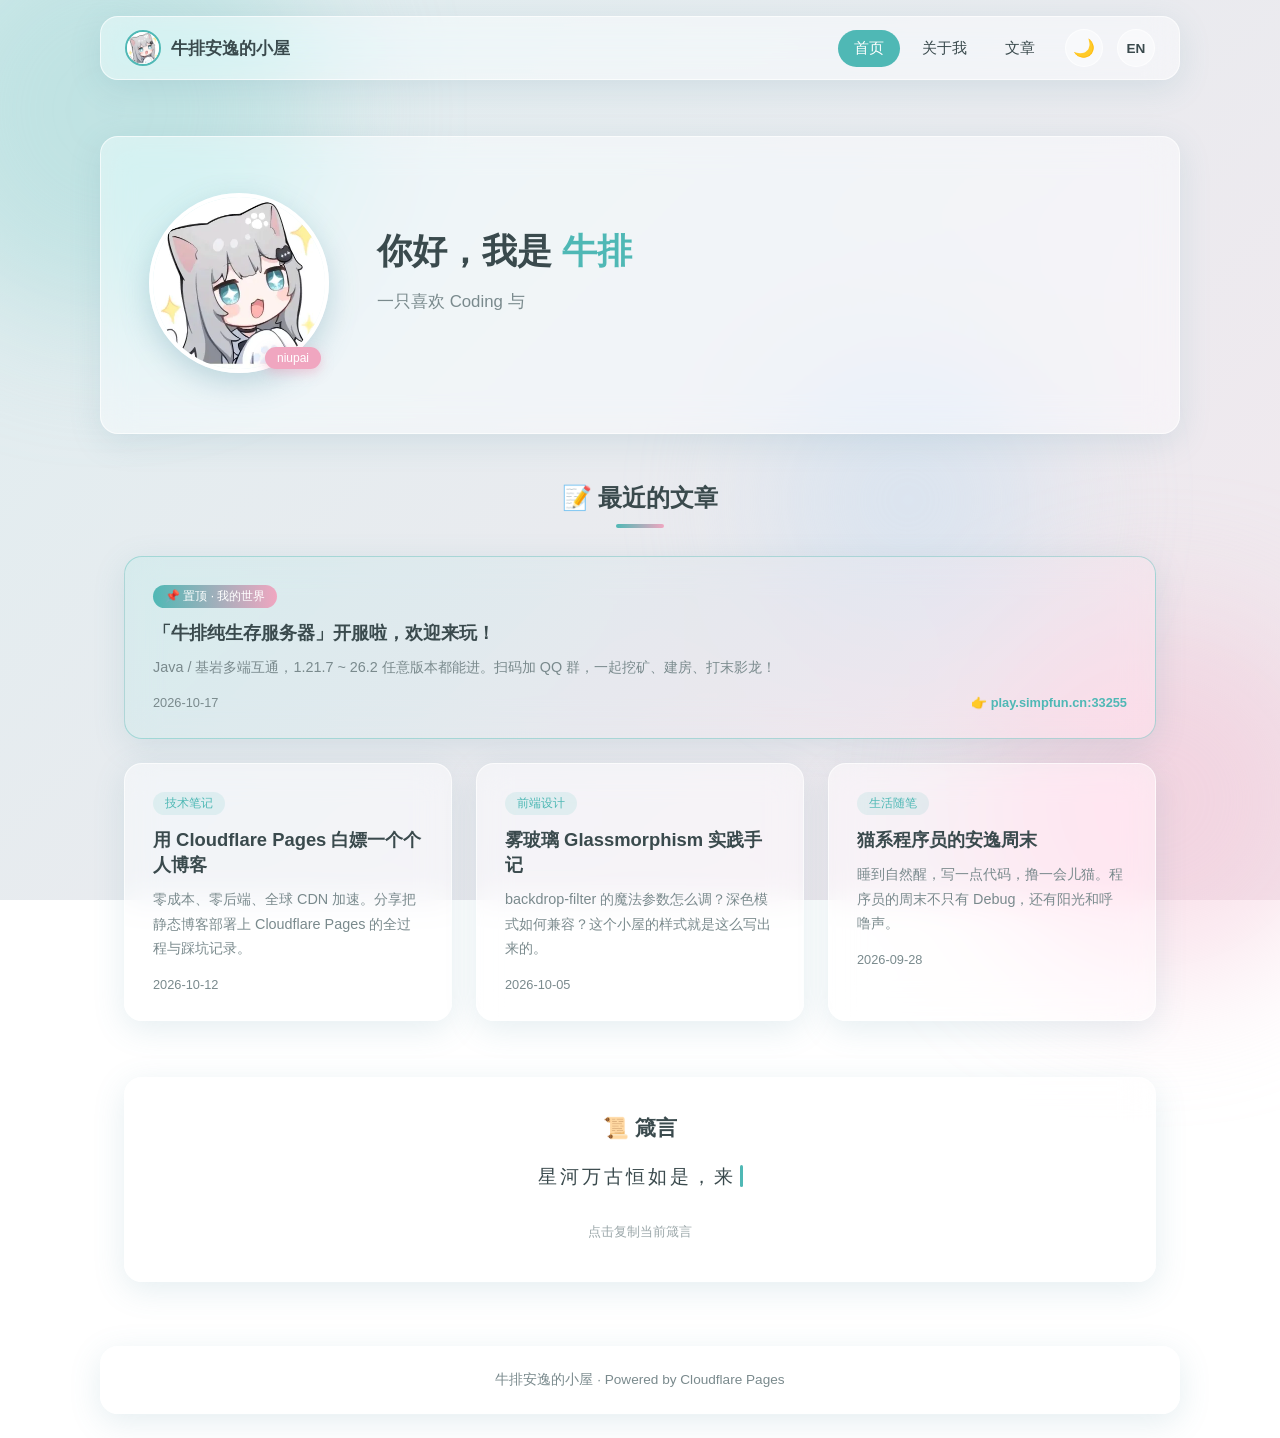
<file: index.html>
<!DOCTYPE html>
<html lang="zh-CN">
<head>
  <meta charset="UTF-8">
  <meta name="viewport" content="width=device-width, initial-scale=1.0">
  <title>牛排安逸的小屋 · 首页</title>
  <meta name="description" content="牛排（niupai）的个人博客 —— 记录技术、生活与小确幸">
  <link rel="icon" href="images/avatar.webp">
  <link rel="stylesheet" href="vendor/animate.min.css">
  <link rel="stylesheet" href="vendor/hover-min.css">
  <link rel="stylesheet" href="css/style.css">
</head>
<body>
  <div class="blob blob-1"></div>
  <div class="blob blob-2"></div>
  <div class="blob blob-3"></div>

  <!-- 导航栏 -->
  <nav class="navbar glass animate__animated animate__fadeInDown">
    <a class="nav-logo hvr-underline-from-center" href="index.html">
      <img src="images/avatar.webp" alt="牛排头像">
      <span data-i18n>牛排安逸的小屋</span>
    </a>
    <div class="nav-links">
      <a href="index.html" class="active hvr-pulse-grow" data-i18n>首页</a>
      <a href="about.html" class="hvr-pulse-grow" data-i18n>关于我</a>
      <a href="#posts" class="hvr-pulse-grow" data-i18n>文章</a>
      <button class="theme-btn" title="切换主题">🌙</button>
      <button class="lang-btn" title="Switch Language">EN</button>
    </div>
  </nav>

  <!-- Hero -->
  <header class="hero glass animate__animated animate__fadeInUp">
    <div class="hero-avatar">
      <img src="images/avatar.webp" alt="牛排的头像">
      <span class="badge">niupai</span>
    </div>
    <div>
      <h1 data-i18n>你好，我是 <span>牛排</span></h1>
      <p id="typer" style="min-height:1.6em;font-size:1.05rem;"></p>
    </div>
  </header>

  <!-- 文章列表 -->
  <main class="container">
    <h2 class="section-title" id="posts" data-i18n>📝 最近的文章</h2>
    <div class="grid">
      <a class="card glass card-pinned reveal hvr-wobble-horizontal" href="post-mc.html">
        <span class="tag tag-pin" data-i18n>📌 置顶 · 我的世界</span>
        <h3 data-i18n>「牛排纯生存服务器」开服啦，欢迎来玩！</h3>
        <p data-i18n>Java / 基岩多端互通，1.21.7 ~ 26.2 任意版本都能进。扫码加 QQ 群，一起挖矿、建房、打末影龙！</p>
        <div class="meta"><span>2026-10-17</span><span>👉 play.simpfun.cn:33255</span></div>
      </a>
      <a class="card glass reveal hvr-wobble-horizontal" href="post-cloudflare.html">
        <span class="tag" data-i18n>技术笔记</span>
        <h3 data-i18n>用 Cloudflare Pages 白嫖一个个人博客</h3>
        <p data-i18n>零成本、零后端、全球 CDN 加速。分享把静态博客部署上 Cloudflare Pages 的全过程与踩坑记录。</p>
        <div class="meta"><span>2026-10-12</span></div>
      </a>
      <a class="card glass reveal hvr-wobble-horizontal" href="post-glass.html">
        <span class="tag" data-i18n>前端设计</span>
        <h3 data-i18n>雾玻璃 Glassmorphism 实践手记</h3>
        <p data-i18n>backdrop-filter 的魔法参数怎么调？深色模式如何兼容？这个小屋的样式就是这么写出来的。</p>
        <div class="meta"><span>2026-10-05</span></div>
      </a>
      <a class="card glass reveal hvr-wobble-horizontal" href="post-cat.html">
        <span class="tag" data-i18n>生活随笔</span>
        <h3 data-i18n>猫系程序员的安逸周末</h3>
        <p data-i18n>睡到自然醒，写一点代码，撸一会儿猫。程序员的周末不只有 Debug，还有阳光和呼噜声。</p>
        <div class="meta"><span>2026-09-28</span></div>
      </a>
    </div>

    <!-- 箴言（横排打字机） -->
    <section class="quote-box glass reveal">
      <h2 class="quote-title" data-i18n>📜 箴言</h2>
      <div class="quote-line" id="quote"></div>
      <p class="quote-copy-hint" id="quote-copy" data-i18n>点击复制当前箴言</p>
    </section>
  </main>

  <footer class="glass animate__animated animate__fadeIn">
    <p data-i18n>牛排安逸的小屋 · Powered by Cloudflare Pages</p>
  </footer>

  <script src="js/main.js"></script>
</body>
</html>
</file>
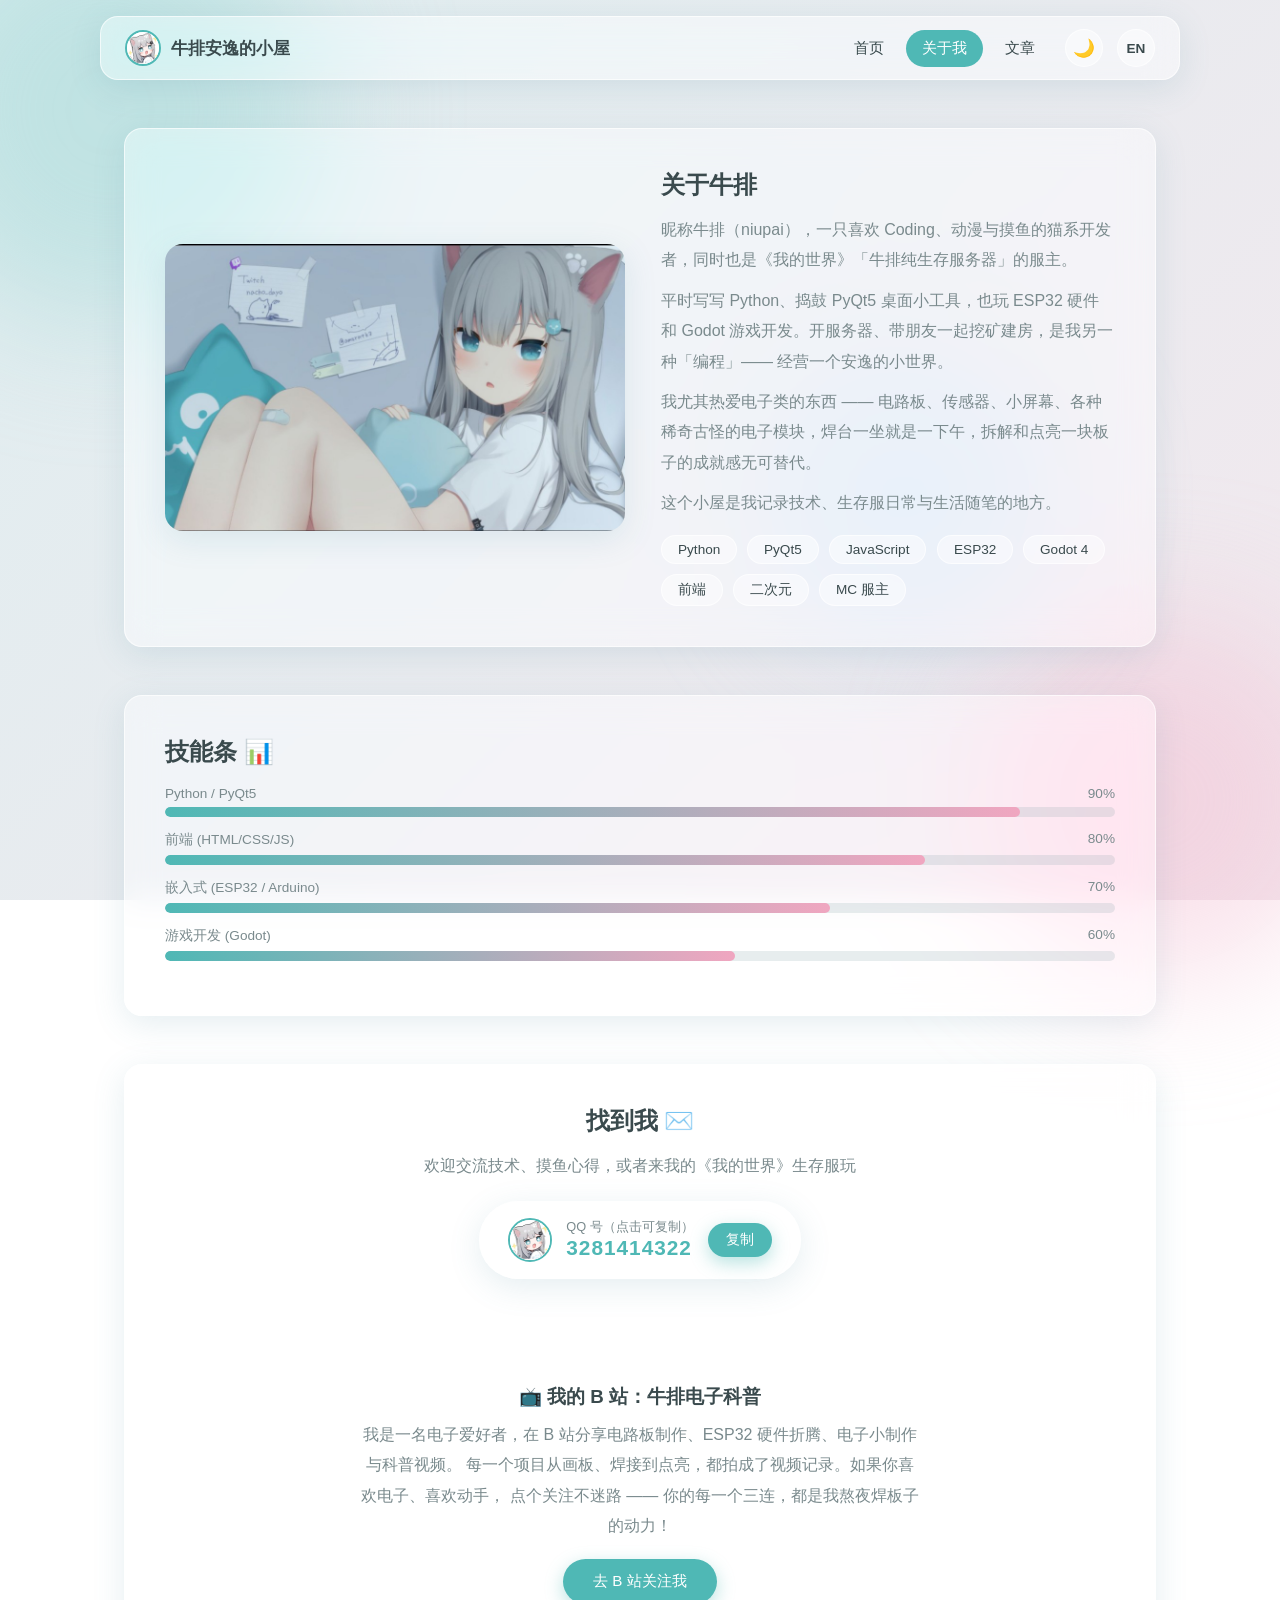
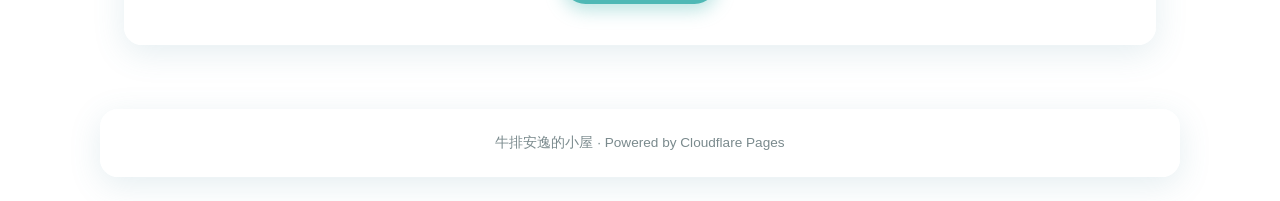
<file: about.html>
<!DOCTYPE html>
<html lang="zh-CN">
<head>
  <meta charset="UTF-8">
  <meta name="viewport" content="width=device-width, initial-scale=1.0">
  <title>关于我 · 牛排安逸的小屋</title>
  <link rel="icon" href="images/avatar.webp">
  <link rel="stylesheet" href="vendor/animate.min.css">
  <link rel="stylesheet" href="vendor/hover-min.css">
  <link rel="stylesheet" href="css/style.css">
</head>
<body>
  <div class="blob blob-1"></div>
  <div class="blob blob-2"></div>
  <div class="blob blob-3"></div>

  <nav class="navbar glass animate__animated animate__fadeInDown">
    <a class="nav-logo hvr-underline-from-center" href="index.html">
      <img src="images/avatar.webp" alt="牛排头像">
      <span data-i18n>牛排安逸的小屋</span>
    </a>
    <div class="nav-links">
      <a href="index.html" class="hvr-pulse-grow" data-i18n>首页</a>
      <a href="about.html" class="active hvr-pulse-grow" data-i18n>关于我</a>
      <a href="index.html#posts" class="hvr-pulse-grow" data-i18n>文章</a>
      <button class="theme-btn" title="切换主题">🌙</button>
      <button class="lang-btn" title="Switch Language">EN</button>
    </div>
  </nav>

  <main class="container">
    <section class="about-hero glass reveal">
      <img class="cover hvr-grow" src="images/cover.jpeg" alt="牛排的插画">
      <div class="info">
        <h2 data-i18n>关于牛排</h2>
        <p data-i18n>昵称牛排（niupai），一只喜欢 Coding、动漫与摸鱼的猫系开发者，同时也是《我的世界》「牛排纯生存服务器」的服主。</p>
        <p data-i18n>平时写写 Python、捣鼓 PyQt5 桌面小工具，也玩 ESP32 硬件和 Godot 游戏开发。开服务器、带朋友一起挖矿建房，是我另一种「编程」—— 经营一个安逸的小世界。</p>
        <p data-i18n>我尤其热爱电子类的东西 —— 电路板、传感器、小屏幕、各种稀奇古怪的电子模块，焊台一坐就是一下午，拆解和点亮一块板子的成就感无可替代。</p>
        <p data-i18n>这个小屋是我记录技术、生存服日常与生活随笔的地方。</p>
        <div class="skill-list">
          <span class="skill hvr-pop">Python</span>
          <span class="skill hvr-pop">PyQt5</span>
          <span class="skill hvr-pop">JavaScript</span>
          <span class="skill hvr-pop">ESP32</span>
          <span class="skill hvr-pop">Godot 4</span>
          <span class="skill hvr-pop" data-i18n>前端</span>
          <span class="skill hvr-pop" data-i18n>二次元</span>
          <span class="skill hvr-pop" data-i18n>MC 服主</span>
        </div>
      </div>
    </section>

    <section class="about-hero glass reveal" style="display:block;">
      <h2 style="margin-bottom:18px;" data-i18n>技能条 📊</h2>
      <div class="progress-row">
        <label><span>Python / PyQt5</span><span>90%</span></label>
        <div class="progress-bar"><i data-width="90%"></i></div>
      </div>
      <div class="progress-row">
        <label><span data-i18n>前端 (HTML/CSS/JS)</span><span>80%</span></label>
        <div class="progress-bar"><i data-width="80%"></i></div>
      </div>
      <div class="progress-row">
        <label><span data-i18n>嵌入式 (ESP32 / Arduino)</span><span>70%</span></label>
        <div class="progress-bar"><i data-width="70%"></i></div>
      </div>
      <div class="progress-row">
        <label><span data-i18n>游戏开发 (Godot)</span><span>60%</span></label>
        <div class="progress-bar"><i data-width="60%"></i></div>
      </div>
    </section>

    <section class="about-hero glass reveal" style="display:block;text-align:center;">
      <h2 style="margin-bottom:14px;" data-i18n>找到我 ✉️</h2>
      <p style="color:var(--text-light);margin-bottom:20px;" data-i18n>欢迎交流技术、摸鱼心得，或者来我的《我的世界》生存服玩</p>

      <div style="display:inline-flex;align-items:center;gap:14px;padding:16px 28px;background:var(--glass-bg);border:1px solid var(--glass-border);border-radius:999px;box-shadow:var(--glass-shadow);">
        <img src="images/avatar.webp" alt="头像" style="width:44px;height:44px;border-radius:50%;border:2px solid var(--accent);">
        <div style="text-align:left;">
          <div style="font-size:0.8rem;color:var(--text-light);" data-i18n>QQ 号（点击可复制）</div>
          <div id="qq" class="qq-num" style="font-size:1.3rem;font-weight:700;color:var(--accent);cursor:pointer;letter-spacing:1px;">3281414322</div>
        </div>
        <button id="copy-qq" class="btn btn-primary hvr-bounce-to-right" style="padding:8px 18px;font-size:0.85rem;" data-i18n>复制</button>
      </div>
      <p id="copy-tip" style="margin-top:14px;color:var(--accent);font-size:0.85rem;opacity:0;transition:opacity 0.3s;" data-i18n>✓ 已复制到剪贴板</p>

      <!-- B 站账号 -->
      <div style="margin-top:36px;padding-top:28px;border-top:1px dashed var(--glass-border);">
        <h3 style="margin-bottom:10px;" data-i18n>📺 我的 B 站：牛排电子科普</h3>
        <p style="color:var(--text-light);line-height:1.9;max-width:560px;margin:0 auto 18px;" data-i18n>
          我是一名电子爱好者，在 B 站分享电路板制作、ESP32 硬件折腾、电子小制作与科普视频。
          每一个项目从画板、焊接到点亮，都拍成了视频记录。如果你喜欢电子、喜欢动手，
          点个关注不迷路 —— 你的每一个三连，都是我熬夜焊板子的动力！
        </p>
        <a class="btn btn-primary hvr-bounce-to-right" href="https://space.bilibili.com/3546910669408385?spm_id_from=333.40164.0.0" target="_blank" rel="noopener" data-i18n>去 B 站关注我</a>
      </div>
    </section>
  </main>

  <footer class="glass">
    <p data-i18n>牛排安逸的小屋 · Powered by Cloudflare Pages</p>
  </footer>

  <script src="js/main.js"></script>
</body>
</html>
</file>
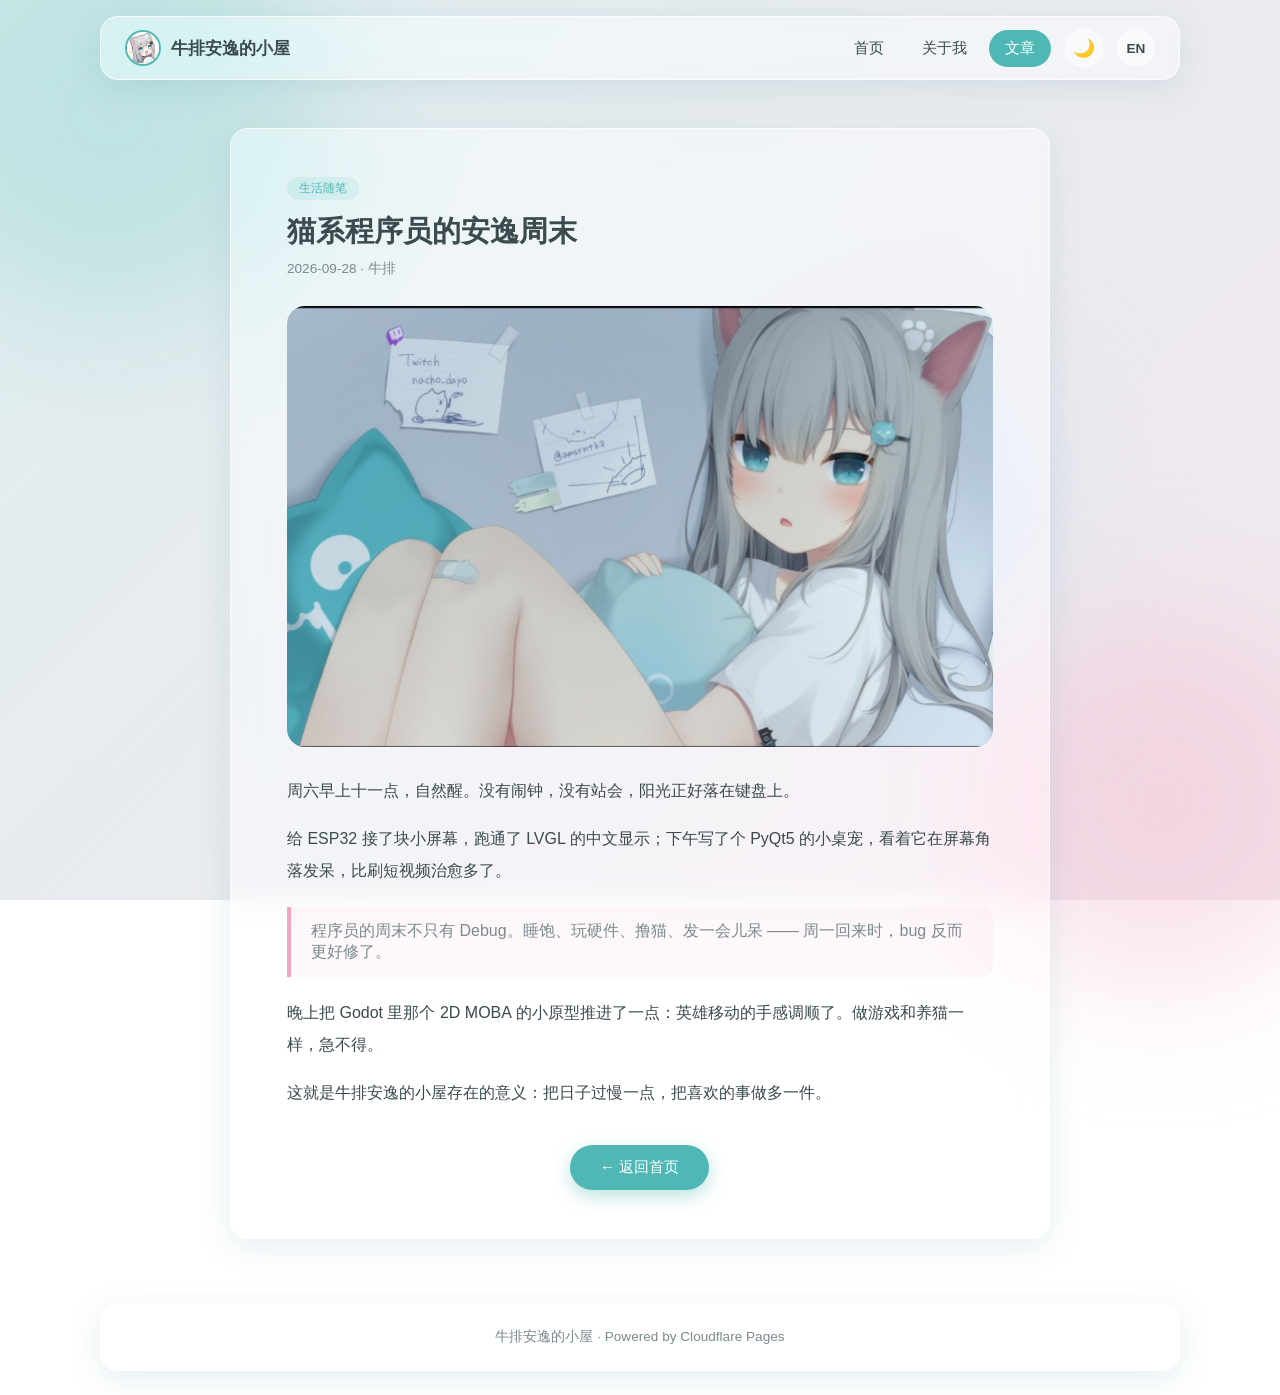
<file: post-cat.html>
<!DOCTYPE html>
<html lang="zh-CN">
<head>
  <meta charset="UTF-8">
  <meta name="viewport" content="width=device-width, initial-scale=1.0">
  <title>猫系程序员的安逸周末 · 牛排安逸的小屋</title>
  <link rel="icon" href="images/avatar.webp">
  <link rel="stylesheet" href="vendor/animate.min.css">
  <link rel="stylesheet" href="vendor/hover-min.css">
  <link rel="stylesheet" href="css/style.css">
</head>
<body>
  <div class="blob blob-1"></div>
  <div class="blob blob-2"></div>
  <div class="blob blob-3"></div>

  <nav class="navbar glass animate__animated animate__fadeInDown">
    <a class="nav-logo hvr-underline-from-center" href="index.html">
      <img src="images/avatar.webp" alt="牛排头像">
      <span data-i18n>牛排安逸的小屋</span>
    </a>
    <div class="nav-links">
      <a href="index.html" class="hvr-pulse-grow" data-i18n>首页</a>
      <a href="about.html" class="hvr-pulse-grow" data-i18n>关于我</a>
      <a href="index.html#posts" class="active hvr-pulse-grow" data-i18n>文章</a>
      <button class="theme-btn" title="切换主题">🌙</button>
      <button class="lang-btn" title="Switch Language">EN</button>
    </div>
  </nav>

  <article class="article glass reveal">
    <span class="tag" style="display:inline-block;font-size:0.75rem;color:var(--accent);background:rgba(79,184,181,0.12);padding:3px 12px;border-radius:999px;margin-bottom:12px;" data-i18n>生活随笔</span>
    <h1 data-i18n>猫系程序员的安逸周末</h1>
    <div class="meta" data-i18n>2026-09-28 · 牛排</div>

    <img class="cover hvr-grow-shadow" src="images/cover.jpeg" alt="周末的安逸时光">

    <p data-i18n>周六早上十一点，自然醒。没有闹钟，没有站会，阳光正好落在键盘上。</p>

    <p data-i18n>给 ESP32 接了块小屏幕，跑通了 LVGL 的中文显示；下午写了个 PyQt5 的小桌宠，看着它在屏幕角落发呆，比刷短视频治愈多了。</p>

    <blockquote data-i18n>程序员的周末不只有 Debug。睡饱、玩硬件、撸猫、发一会儿呆 —— 周一回来时，bug 反而更好修了。</blockquote>

    <p data-i18n>晚上把 Godot 里那个 2D MOBA 的小原型推进了一点：英雄移动的手感调顺了。做游戏和养猫一样，急不得。</p>

    <p data-i18n>这就是牛排安逸的小屋存在的意义：把日子过慢一点，把喜欢的事做多一件。</p>

    <div style="text-align:center;margin-top:36px;">
      <a class="btn btn-primary hvr-bounce-to-right" href="index.html" data-i18n>← 返回首页</a>
    </div>
  </article>

  <footer class="glass">
    <p data-i18n>牛排安逸的小屋 · Powered by Cloudflare Pages</p>
  </footer>

  <script src="js/main.js"></script>
</body>
</html>
</file>
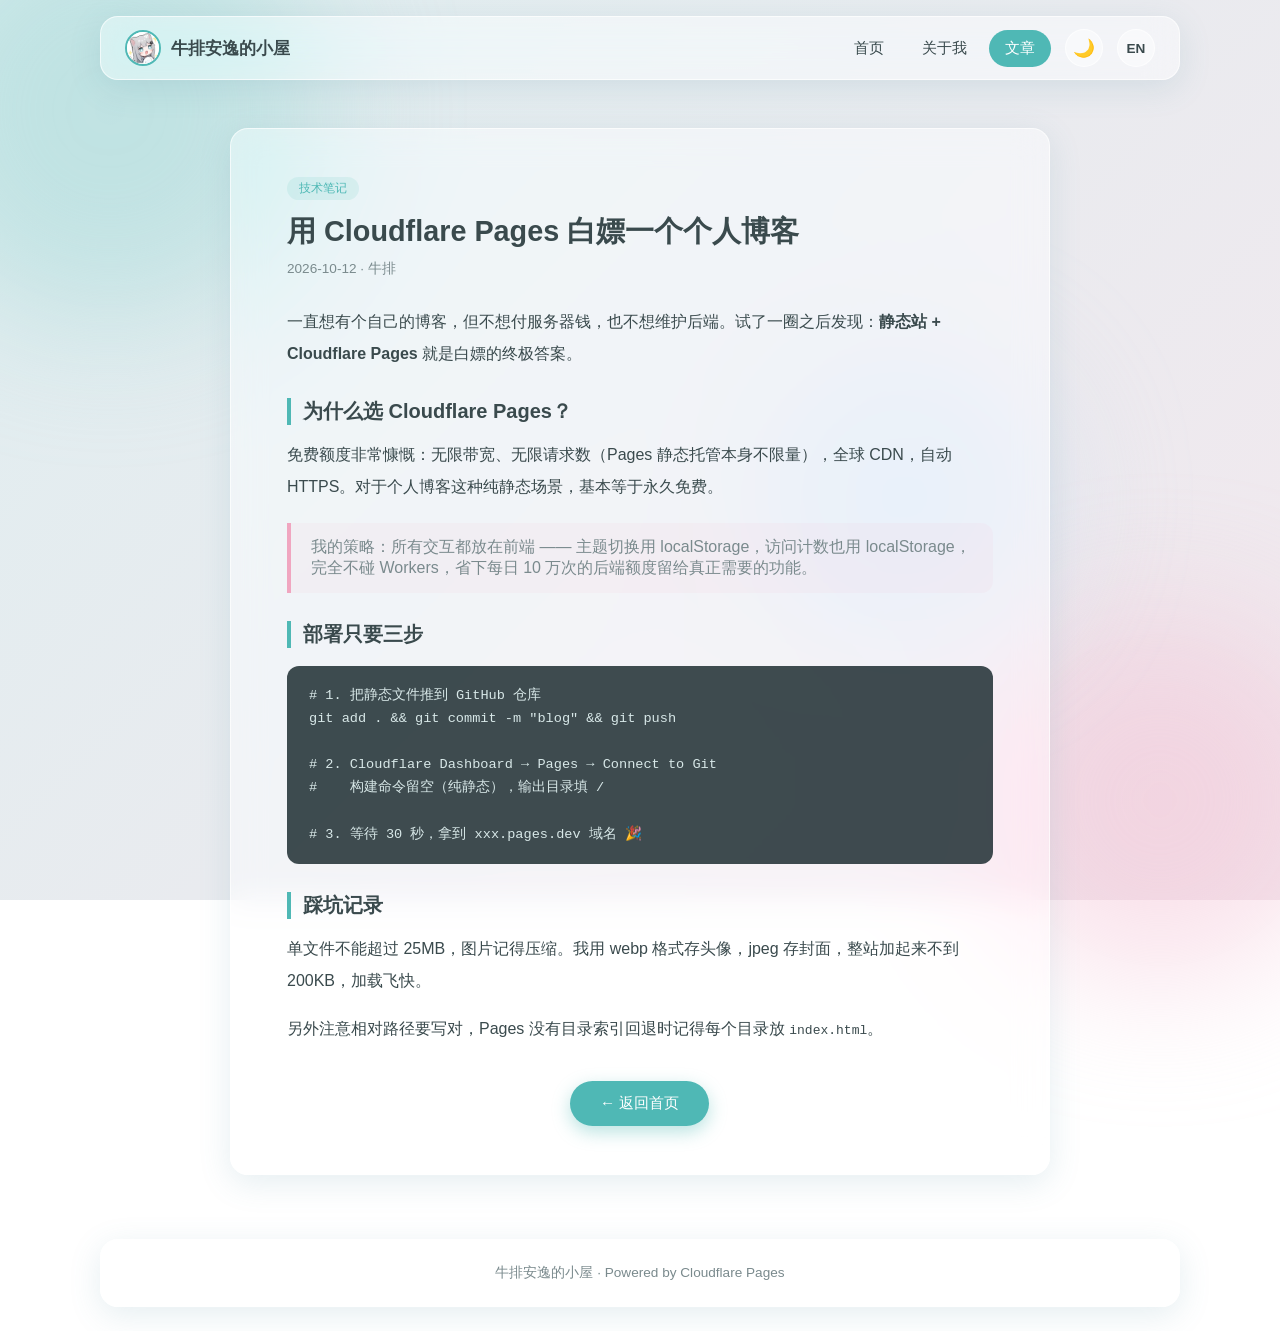
<file: post-cloudflare.html>
<!DOCTYPE html>
<html lang="zh-CN">
<head>
  <meta charset="UTF-8">
  <meta name="viewport" content="width=device-width, initial-scale=1.0">
  <title>用 Cloudflare Pages 白嫖一个个人博客 · 牛排安逸的小屋</title>
  <link rel="icon" href="images/avatar.webp">
  <link rel="stylesheet" href="vendor/animate.min.css">
  <link rel="stylesheet" href="vendor/hover-min.css">
  <link rel="stylesheet" href="css/style.css">
</head>
<body>
  <div class="blob blob-1"></div>
  <div class="blob blob-2"></div>
  <div class="blob blob-3"></div>

  <nav class="navbar glass animate__animated animate__fadeInDown">
    <a class="nav-logo hvr-underline-from-center" href="index.html">
      <img src="images/avatar.webp" alt="牛排头像">
      <span data-i18n>牛排安逸的小屋</span>
    </a>
    <div class="nav-links">
      <a href="index.html" class="hvr-pulse-grow" data-i18n>首页</a>
      <a href="about.html" class="hvr-pulse-grow" data-i18n>关于我</a>
      <a href="index.html#posts" class="active hvr-pulse-grow" data-i18n>文章</a>
      <button class="theme-btn" title="切换主题">🌙</button>
      <button class="lang-btn" title="Switch Language">EN</button>
    </div>
  </nav>

  <article class="article glass reveal">
    <span class="tag" style="display:inline-block;font-size:0.75rem;color:var(--accent);background:rgba(79,184,181,0.12);padding:3px 12px;border-radius:999px;margin-bottom:12px;" data-i18n>技术笔记</span>
    <h1 data-i18n>用 Cloudflare Pages 白嫖一个个人博客</h1>
    <div class="meta" data-i18n>2026-10-12 · 牛排</div>

    <p data-i18n>一直想有个自己的博客，但不想付服务器钱，也不想维护后端。试了一圈之后发现：<strong>静态站 + Cloudflare Pages</strong> 就是白嫖的终极答案。</p>

    <h2 data-i18n>为什么选 Cloudflare Pages？</h2>
    <p data-i18n>免费额度非常慷慨：无限带宽、无限请求数（Pages 静态托管本身不限量），全球 CDN，自动 HTTPS。对于个人博客这种纯静态场景，基本等于永久免费。</p>

    <blockquote data-i18n>我的策略：所有交互都放在前端 —— 主题切换用 localStorage，访问计数也用 localStorage，完全不碰 Workers，省下每日 10 万次的后端额度留给真正需要的功能。</blockquote>

    <h2 data-i18n>部署只要三步</h2>
    <pre># 1. 把静态文件推到 GitHub 仓库
git add . && git commit -m "blog" && git push

# 2. Cloudflare Dashboard → Pages → Connect to Git
#    构建命令留空（纯静态），输出目录填 /

# 3. 等待 30 秒，拿到 xxx.pages.dev 域名 🎉</pre>

    <h2 data-i18n>踩坑记录</h2>
    <p data-i18n>单文件不能超过 25MB，图片记得压缩。我用 webp 格式存头像，jpeg 存封面，整站加起来不到 200KB，加载飞快。</p>
    <p data-i18n>另外注意相对路径要写对，Pages 没有目录索引回退时记得每个目录放 <code>index.html</code>。</p>

    <div style="text-align:center;margin-top:36px;">
      <a class="btn btn-primary hvr-bounce-to-right" href="index.html" data-i18n>← 返回首页</a>
    </div>
  </article>

  <footer class="glass">
    <p data-i18n>牛排安逸的小屋 · Powered by Cloudflare Pages</p>
  </footer>

  <script src="js/main.js"></script>
</body>
</html>
</file>
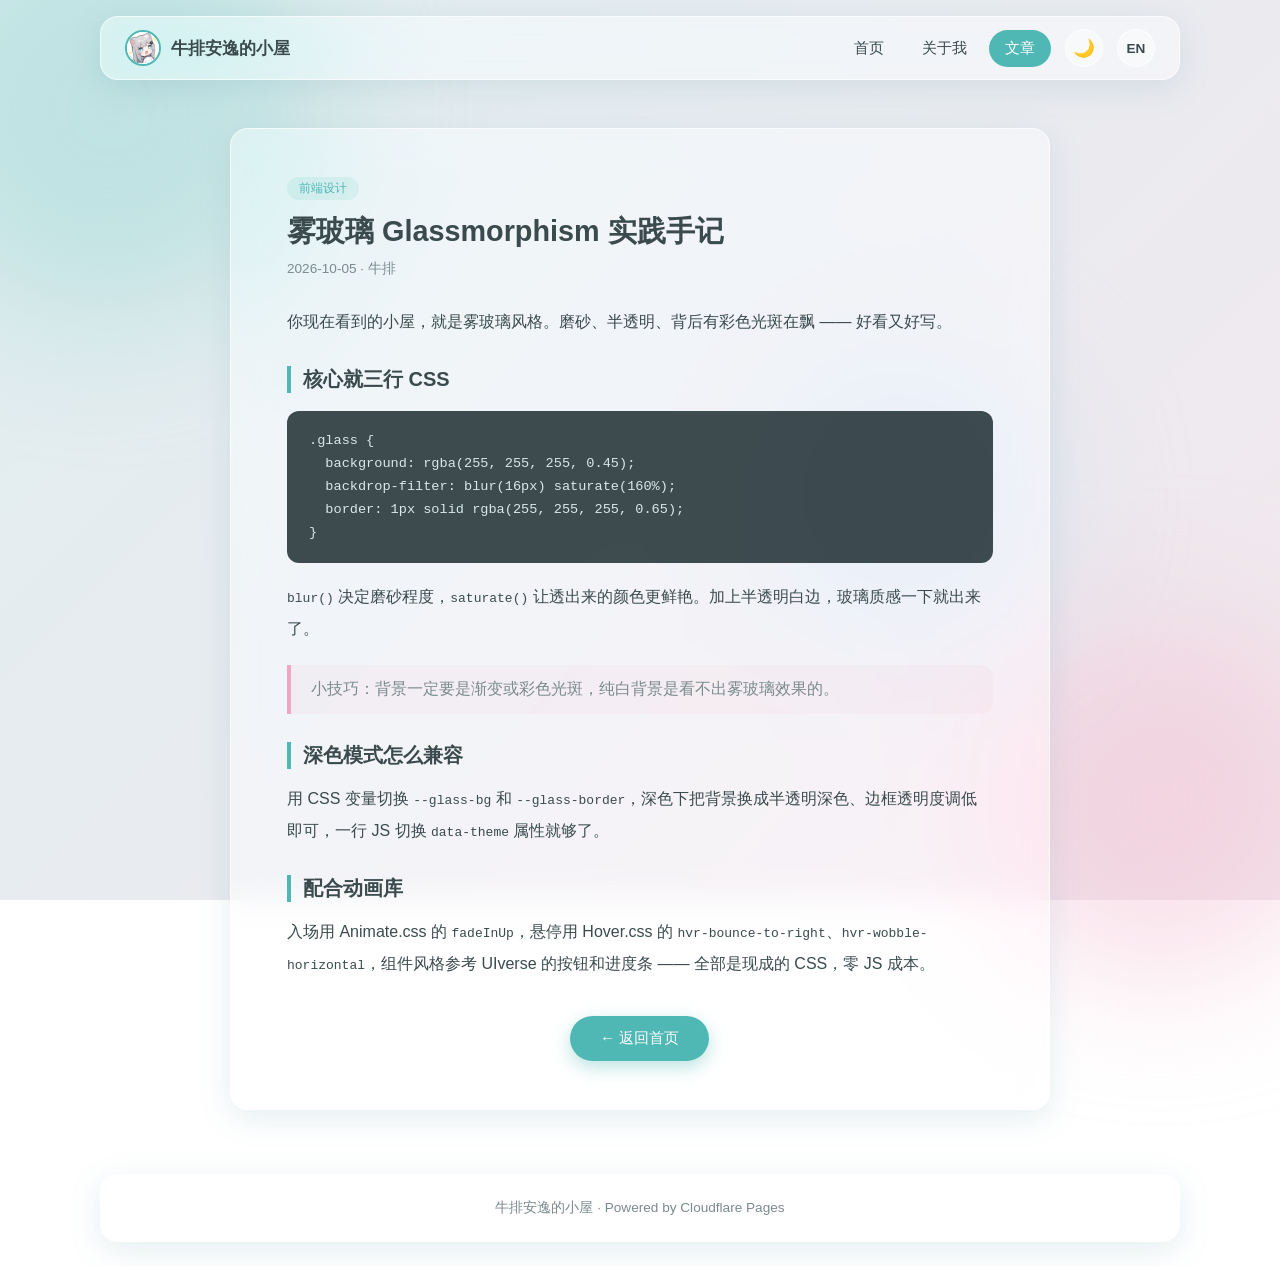
<file: post-glass.html>
<!DOCTYPE html>
<html lang="zh-CN">
<head>
  <meta charset="UTF-8">
  <meta name="viewport" content="width=device-width, initial-scale=1.0">
  <title>雾玻璃 Glassmorphism 实践手记 · 牛排安逸的小屋</title>
  <link rel="icon" href="images/avatar.webp">
  <link rel="stylesheet" href="vendor/animate.min.css">
  <link rel="stylesheet" href="vendor/hover-min.css">
  <link rel="stylesheet" href="css/style.css">
</head>
<body>
  <div class="blob blob-1"></div>
  <div class="blob blob-2"></div>
  <div class="blob blob-3"></div>

  <nav class="navbar glass animate__animated animate__fadeInDown">
    <a class="nav-logo hvr-underline-from-center" href="index.html">
      <img src="images/avatar.webp" alt="牛排头像">
      <span data-i18n>牛排安逸的小屋</span>
    </a>
    <div class="nav-links">
      <a href="index.html" class="hvr-pulse-grow" data-i18n>首页</a>
      <a href="about.html" class="hvr-pulse-grow" data-i18n>关于我</a>
      <a href="index.html#posts" class="active hvr-pulse-grow" data-i18n>文章</a>
      <button class="theme-btn" title="切换主题">🌙</button>
      <button class="lang-btn" title="Switch Language">EN</button>
    </div>
  </nav>

  <article class="article glass reveal">
    <span class="tag" style="display:inline-block;font-size:0.75rem;color:var(--accent);background:rgba(79,184,181,0.12);padding:3px 12px;border-radius:999px;margin-bottom:12px;" data-i18n>前端设计</span>
    <h1 data-i18n>雾玻璃 Glassmorphism 实践手记</h1>
    <div class="meta" data-i18n>2026-10-05 · 牛排</div>

    <p data-i18n>你现在看到的小屋，就是雾玻璃风格。磨砂、半透明、背后有彩色光斑在飘 —— 好看又好写。</p>

    <h2 data-i18n>核心就三行 CSS</h2>
    <pre>.glass {
  background: rgba(255, 255, 255, 0.45);
  backdrop-filter: blur(16px) saturate(160%);
  border: 1px solid rgba(255, 255, 255, 0.65);
}</pre>

    <p data-i18n><code>blur()</code> 决定磨砂程度，<code>saturate()</code> 让透出来的颜色更鲜艳。加上半透明白边，玻璃质感一下就出来了。</p>

    <blockquote data-i18n>小技巧：背景一定要是渐变或彩色光斑，纯白背景是看不出雾玻璃效果的。</blockquote>

    <h2 data-i18n>深色模式怎么兼容</h2>
    <p data-i18n>用 CSS 变量切换 <code>--glass-bg</code> 和 <code>--glass-border</code>，深色下把背景换成半透明深色、边框透明度调低即可，一行 JS 切换 <code>data-theme</code> 属性就够了。</p>

    <h2 data-i18n>配合动画库</h2>
    <p data-i18n>入场用 Animate.css 的 <code>fadeInUp</code>，悬停用 Hover.css 的 <code>hvr-bounce-to-right</code>、<code>hvr-wobble-horizontal</code>，组件风格参考 UIverse 的按钮和进度条 —— 全部是现成的 CSS，零 JS 成本。</p>

    <div style="text-align:center;margin-top:36px;">
      <a class="btn btn-primary hvr-bounce-to-right" href="index.html" data-i18n>← 返回首页</a>
    </div>
  </article>

  <footer class="glass">
    <p data-i18n>牛排安逸的小屋 · Powered by Cloudflare Pages</p>
  </footer>

  <script src="js/main.js"></script>
</body>
</html>
</file>
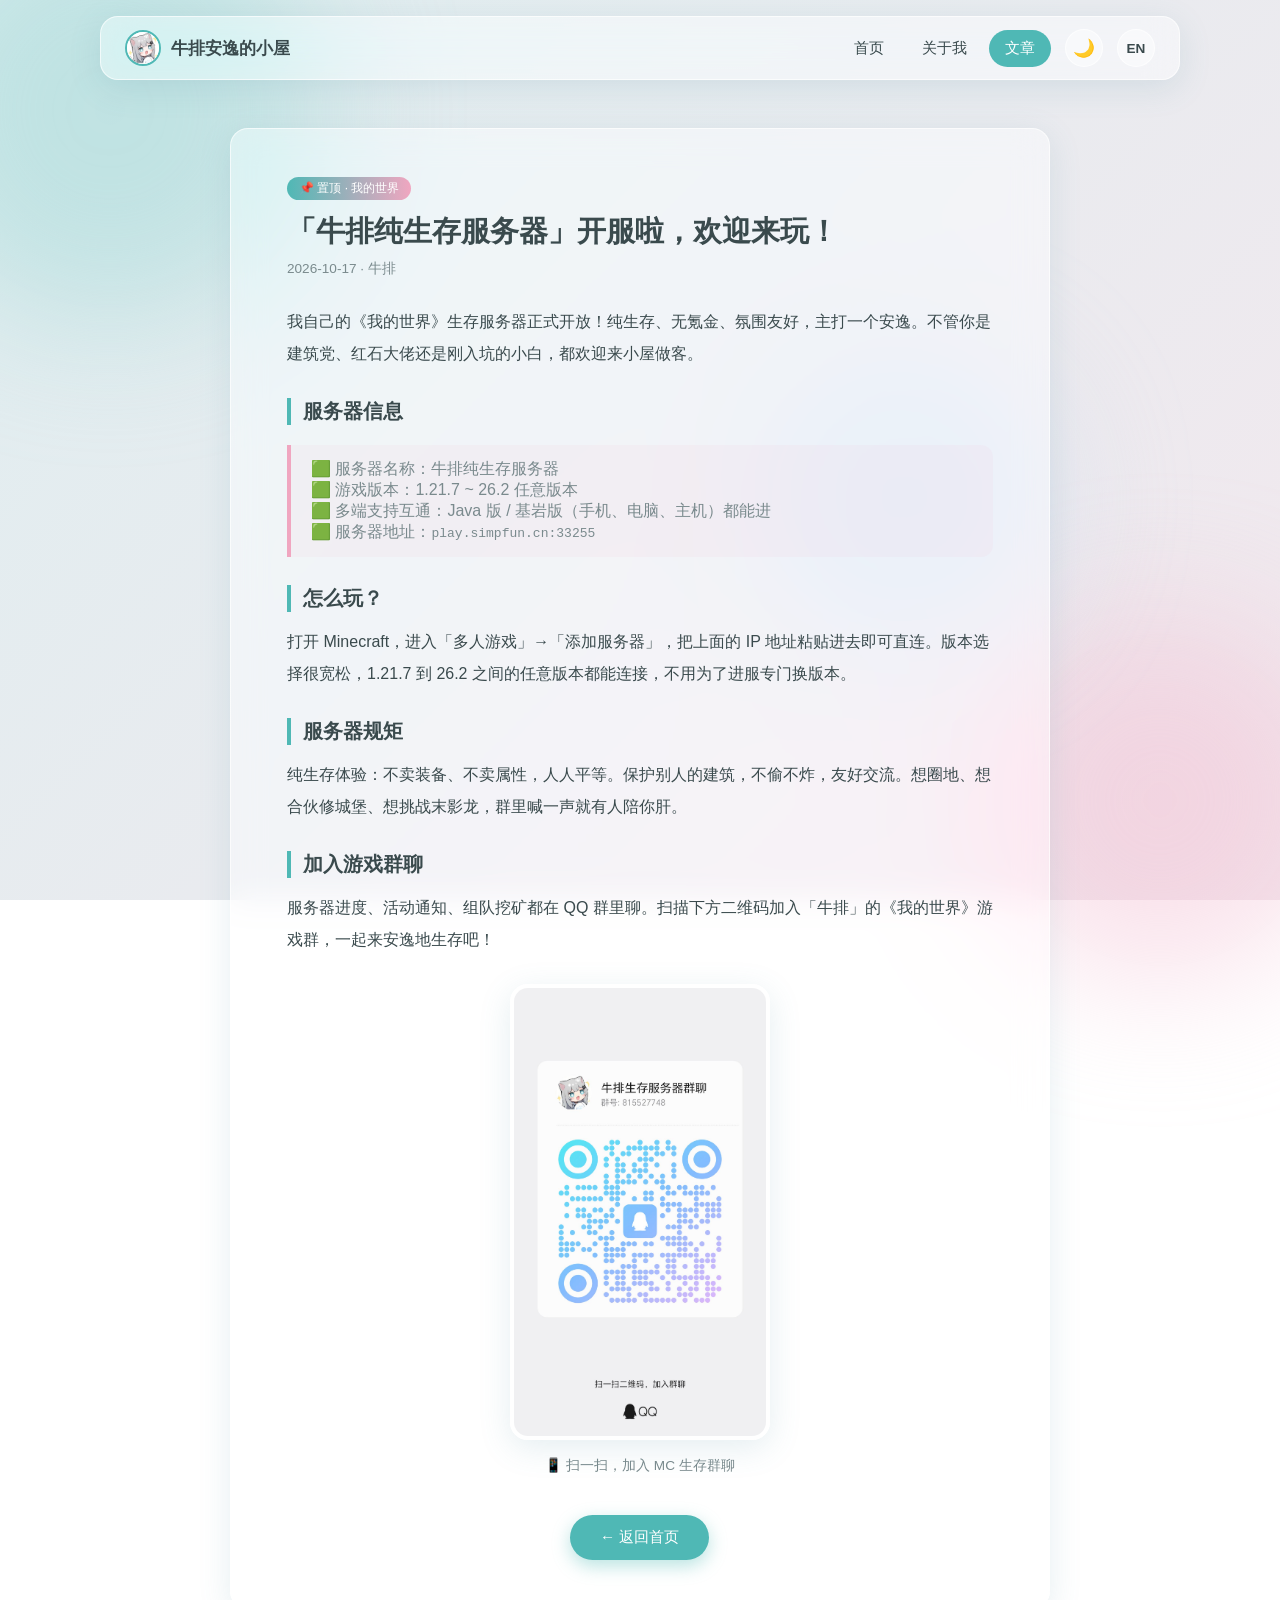
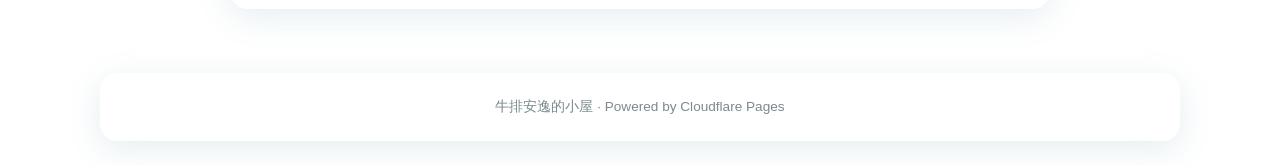
<file: post-mc.html>
<!DOCTYPE html>
<html lang="zh-CN">
<head>
  <meta charset="UTF-8">
  <meta name="viewport" content="width=device-width, initial-scale=1.0">
  <title>「牛排纯生存服务器」开服啦 · 牛排安逸的小屋</title>
  <link rel="icon" href="images/avatar.webp">
  <link rel="stylesheet" href="vendor/animate.min.css">
  <link rel="stylesheet" href="vendor/hover-min.css">
  <link rel="stylesheet" href="css/style.css">
</head>
<body>
  <div class="blob blob-1"></div>
  <div class="blob blob-2"></div>
  <div class="blob blob-3"></div>

  <nav class="navbar glass animate__animated animate__fadeInDown">
    <a class="nav-logo hvr-underline-from-center" href="index.html">
      <img src="images/avatar.webp" alt="牛排头像">
      <span data-i18n>牛排安逸的小屋</span>
    </a>
    <div class="nav-links">
      <a href="index.html" class="hvr-pulse-grow" data-i18n>首页</a>
      <a href="about.html" class="hvr-pulse-grow" data-i18n>关于我</a>
      <a href="index.html#posts" class="active hvr-pulse-grow" data-i18n>文章</a>
      <button class="theme-btn" title="切换主题">🌙</button>
      <button class="lang-btn" title="Switch Language">EN</button>
    </div>
  </nav>

  <article class="article glass reveal">
    <span class="tag tag-pin" style="display:inline-block;font-size:0.75rem;padding:3px 12px;border-radius:999px;margin-bottom:12px;color:#fff;" data-i18n>📌 置顶 · 我的世界</span>
    <h1 data-i18n>「牛排纯生存服务器」开服啦，欢迎来玩！</h1>
    <div class="meta" data-i18n>2026-10-17 · 牛排</div>

    <p data-i18n>我自己的《我的世界》生存服务器正式开放！纯生存、无氪金、氛围友好，主打一个安逸。不管你是建筑党、红石大佬还是刚入坑的小白，都欢迎来小屋做客。</p>

    <h2 data-i18n>服务器信息</h2>
    <blockquote data-i18n>
      🟩 服务器名称：牛排纯生存服务器<br>
      🟩 游戏版本：1.21.7 ~ 26.2 任意版本<br>
      🟩 多端支持互通：Java 版 / 基岩版（手机、电脑、主机）都能进<br>
      🟩 服务器地址：<code>play.simpfun.cn:33255</code>
    </blockquote>

    <h2 data-i18n>怎么玩？</h2>
    <p data-i18n>打开 Minecraft，进入「多人游戏」→「添加服务器」，把上面的 IP 地址粘贴进去即可直连。版本选择很宽松，1.21.7 到 26.2 之间的任意版本都能连接，不用为了进服专门换版本。</p>

    <h2 data-i18n>服务器规矩</h2>
    <p data-i18n>纯生存体验：不卖装备、不卖属性，人人平等。保护别人的建筑，不偷不炸，友好交流。想圈地、想合伙修城堡、想挑战末影龙，群里喊一声就有人陪你肝。</p>

    <h2 data-i18n>加入游戏群聊 </h2>
    <p data-i18n>服务器进度、活动通知、组队挖矿都在 QQ 群里聊。扫描下方二维码加入「牛排」的《我的世界》游戏群，一起来安逸地生存吧！</p>

    <div style="text-align:center;margin:28px 0;">
      <img src="images/mc-qr.jpg" alt="游戏群聊二维码" class="hvr-grow" style="width:260px;max-width:80%;border-radius:var(--radius);border:4px solid #fff;box-shadow:var(--glass-shadow);">
      <p style="margin-top:12px;color:var(--text-light);font-size:0.85rem;" data-i18n>📱 扫一扫，加入 MC 生存群聊</p>
    </div>

    <div style="text-align:center;margin-top:36px;">
      <a class="btn btn-primary hvr-bounce-to-right" href="index.html" data-i18n>← 返回首页</a>
    </div>
  </article>

  <footer class="glass">
    <p data-i18n>牛排安逸的小屋 · Powered by Cloudflare Pages</p>
  </footer>

  <script src="js/main.js"></script>
</body>
</html>
</file>
<file: css/style.css>
/* ============================================
   牛排安逸的小屋 - 主样式
   雾玻璃 (Glassmorphism) 主题
   ============================================ */

:root {
  --bg-1: #dfeef0;
  --bg-2: #f3e8ee;
  --accent: #4fb8b5;
  --accent-2: #f0a6c0;
  --text: #3a4a4d;
  --text-light: #7a8a8d;
  --glass-bg: rgba(255, 255, 255, 0.45);
  --glass-border: rgba(255, 255, 255, 0.65);
  --glass-shadow: 0 8px 32px rgba(79, 140, 160, 0.15);
  --radius: 18px;
}

[data-theme="dark"] {
  --bg-1: #1c2a30;
  --bg-2: #241f2e;
  --accent: #5fd0cc;
  --accent-2: #e58ab0;
  --text: #dbe7e8;
  --text-light: #8fa3a6;
  --glass-bg: rgba(40, 55, 62, 0.5);
  --glass-border: rgba(255, 255, 255, 0.12);
  --glass-shadow: 0 8px 32px rgba(0, 0, 0, 0.35);
}

* { margin: 0; padding: 0; box-sizing: border-box; }

/* 主题切换时的全局平滑过渡（由 JS 临时添加） */
.theme-transition,
.theme-transition *,
.theme-transition *::before,
.theme-transition *::after {
  transition: background-color 0.8s ease, color 0.8s ease,
              border-color 0.8s ease, box-shadow 0.8s ease !important;
}

/* 语言切换时的文字淡出淡入（由 JS 临时添加） */
.lang-fade [data-i18n] {
  opacity: 0;
  transition: opacity 0.45s ease;
}
[data-i18n] { transition: opacity 0.45s ease; }

html { scroll-behavior: smooth; }

body {
  font-family: "PingFang SC", "Microsoft YaHei", "Segoe UI", sans-serif;
  color: var(--text);
  min-height: 100vh;
  background: linear-gradient(135deg, var(--bg-1) 0%, var(--bg-2) 100%);
  background-attachment: fixed;
  transition: background 0.5s, color 0.3s;
  overflow-x: hidden;
}

/* ---------- 背景漂浮光斑 ---------- */
.blob {
  position: fixed;
  border-radius: 50%;
  filter: blur(70px);
  opacity: 0.5;
  z-index: -1;
  animation: floatBlob 14s ease-in-out infinite alternate;
}
.blob-1 { width: 420px; height: 420px; background: #9fd8d6; top: -100px; left: -100px; }
.blob-2 { width: 360px; height: 360px; background: #f3c1d4; bottom: -80px; right: -60px; animation-delay: 3s; }
.blob-3 { width: 280px; height: 280px; background: #c9def0; top: 40%; left: 60%; animation-delay: 6s; }

@keyframes floatBlob {
  from { transform: translate(0, 0) scale(1); }
  to   { transform: translate(60px, -40px) scale(1.15); }
}

/* ---------- 雾玻璃基础组件 (UIverse 风格) ---------- */
.glass {
  background: var(--glass-bg);
  backdrop-filter: blur(16px) saturate(160%);
  -webkit-backdrop-filter: blur(16px) saturate(160%);
  border: 1px solid var(--glass-border);
  border-radius: var(--radius);
  box-shadow: var(--glass-shadow);
}

/* ---------- 导航栏 ---------- */
.navbar {
  position: sticky;
  top: 16px;
  z-index: 100;
  margin: 16px auto 0;
  max-width: 1080px;
  padding: 12px 24px;
  display: flex;
  align-items: center;
  justify-content: space-between;
}

.nav-logo {
  display: flex;
  align-items: center;
  gap: 10px;
  font-weight: 700;
  font-size: 1.05rem;
  color: var(--text);
  text-decoration: none;
}
.nav-logo img { width: 36px; height: 36px; border-radius: 50%; border: 2px solid var(--accent); }

.nav-links { display: flex; gap: 6px; align-items: center; }
.nav-links a {
  padding: 8px 16px;
  border-radius: 999px;
  text-decoration: none;
  color: var(--text);
  font-size: 0.95rem;
  transition: background 0.3s, color 0.3s;
}
.nav-links a:hover, .nav-links a.active {
  background: var(--accent);
  color: #fff;
}

.theme-btn {
  border: 1px solid var(--glass-border);
  background: var(--glass-bg);
  color: var(--text);
  width: 38px; height: 38px;
  border-radius: 50%;
  cursor: pointer;
  font-size: 1.1rem;
  margin-left: 8px;
  transition: transform 0.3s;
}
.theme-btn:hover { transform: rotate(30deg) scale(1.1); }

.lang-btn {
  border: 1px solid var(--glass-border);
  background: var(--glass-bg);
  color: var(--text);
  width: 38px; height: 38px;
  border-radius: 50%;
  cursor: pointer;
  font-size: 0.85rem;
  font-weight: 700;
  margin-left: 8px;
  transition: transform 0.3s;
}
.lang-btn:hover { transform: scale(1.15); }

/* ---------- 容器 ---------- */
.container { max-width: 1080px; margin: 0 auto; padding: 0 24px; }

/* ---------- Hero ---------- */
.hero {
  margin: 56px auto 40px;
  max-width: 1080px;
  padding: 56px 48px;
  display: flex;
  align-items: center;
  gap: 48px;
}
.hero-avatar {
  position: relative;
  flex-shrink: 0;
}
.hero-avatar img {
  width: 180px; height: 180px;
  border-radius: 50%;
  border: 4px solid #fff;
  box-shadow: 0 10px 30px rgba(79, 140, 160, 0.3);
  animation: bounceInDown 1.2s both;
}
.hero-avatar .badge {
  position: absolute;
  bottom: 8px; right: 8px;
  background: var(--accent-2);
  color: #fff;
  font-size: 0.75rem;
  padding: 4px 12px;
  border-radius: 999px;
  box-shadow: 0 4px 12px rgba(240, 166, 192, 0.5);
}
.hero h1 { font-size: 2.2rem; margin-bottom: 12px; }
.hero h1 span { color: var(--accent); }
.hero p { color: var(--text-light); line-height: 1.8; margin-bottom: 24px; }

/* ---------- 按钮 (UIverse 风格 + Hover.css) ---------- */
.btn {
  display: inline-block;
  padding: 12px 30px;
  border-radius: 999px;
  text-decoration: none;
  font-size: 0.95rem;
  transition: all 0.3s;
  cursor: pointer;
  border: none;
}
.btn-primary { background: var(--accent); color: #fff; box-shadow: 0 6px 18px rgba(79, 184, 181, 0.4); }
.btn-primary:hover { background: #3fa8a5; }
.btn-ghost { background: transparent; color: var(--accent); border: 2px solid var(--accent); margin-left: 12px; }
.btn-ghost:hover { background: var(--accent); color: #fff; }

/* ---------- 区块标题 ---------- */
.section-title {
  text-align: center;
  margin: 48px 0 28px;
  font-size: 1.5rem;
}
.section-title::after {
  content: "";
  display: block;
  width: 48px; height: 4px;
  background: linear-gradient(90deg, var(--accent), var(--accent-2));
  border-radius: 2px;
  margin: 10px auto 0;
}

/* ---------- 文章卡片网格 ---------- */
.grid {
  display: grid;
  grid-template-columns: repeat(auto-fill, minmax(300px, 1fr));
  gap: 24px;
  margin-bottom: 56px;
}
.card {
  padding: 28px;
  text-decoration: none;
  color: var(--text);
  display: block;
  transition: transform 0.35s, box-shadow 0.35s;
}
.card:hover {
  transform: translateY(-8px);
  box-shadow: 0 16px 40px rgba(79, 140, 160, 0.25);
}
.card .tag {
  display: inline-block;
  font-size: 0.75rem;
  color: var(--accent);
  background: rgba(79, 184, 181, 0.12);
  padding: 3px 12px;
  border-radius: 999px;
  margin-bottom: 12px;
}
.card h3 { font-size: 1.15rem; margin-bottom: 10px; }
.card p { font-size: 0.9rem; color: var(--text-light); line-height: 1.7; margin-bottom: 16px; }
.card .meta { font-size: 0.8rem; color: var(--text-light); display: flex; justify-content: space-between; }

/* ---------- 置顶文章卡片 ---------- */
.card-pinned {
  grid-column: 1 / -1;
  background: linear-gradient(135deg, rgba(79, 184, 181, 0.16), rgba(240, 166, 192, 0.16)), var(--glass-bg);
  border: 1px solid rgba(79, 184, 181, 0.4);
}
.tag-pin {
  color: #fff !important;
  background: linear-gradient(90deg, var(--accent), var(--accent-2)) !important;
}
.card-pinned .meta span:last-child { color: var(--accent); font-weight: 600; }

/* ---------- 关于页 ---------- */
.about-hero {
  margin: 48px auto;
  padding: 40px;
  display: flex;
  gap: 36px;
  align-items: center;
  flex-wrap: wrap;
}
.about-hero img.cover {
  width: 100%;
  max-width: 460px;
  border-radius: var(--radius);
  box-shadow: var(--glass-shadow);
}
.about-hero .info { flex: 1; min-width: 280px; }
.about-hero h2 { margin-bottom: 14px; }
.about-hero p { line-height: 1.9; color: var(--text-light); margin-bottom: 10px; }

.skill-list { display: flex; flex-wrap: wrap; gap: 10px; margin-top: 16px; }
.skill {
  padding: 6px 16px;
  border-radius: 999px;
  background: var(--glass-bg);
  border: 1px solid var(--glass-border);
  font-size: 0.85rem;
}

/* 进度条组件 (UIverse 风格) */
.progress-row { margin: 14px 0; }
.progress-row label { font-size: 0.85rem; color: var(--text-light); display: flex; justify-content: space-between; }
.progress-bar {
  height: 10px;
  background: rgba(125, 155, 160, 0.18);
  border-radius: 999px;
  overflow: hidden;
  margin-top: 6px;
}
.progress-bar i {
  display: block;
  height: 100%;
  border-radius: 999px;
  background: linear-gradient(90deg, var(--accent), var(--accent-2));
  width: 0;
  transition: width 1.2s cubic-bezier(0.22, 1, 0.36, 1);
}

/* ---------- 文章页 ---------- */
.article {
  margin: 48px auto;
  padding: 48px 56px;
  max-width: 820px;
}
.article h1 { font-size: 1.8rem; margin-bottom: 8px; }
.article .meta { color: var(--text-light); font-size: 0.85rem; margin-bottom: 28px; }
.article img.cover { width: 100%; border-radius: var(--radius); margin-bottom: 28px; }
.article p { line-height: 2; margin-bottom: 16px; }
.article h2 { margin: 28px 0 14px; font-size: 1.25rem; border-left: 4px solid var(--accent); padding-left: 12px; }
.article blockquote {
  border-left: 4px solid var(--accent-2);
  background: rgba(240, 166, 192, 0.08);
  padding: 14px 20px;
  border-radius: 0 12px 12px 0;
  margin: 20px 0;
  color: var(--text-light);
}
.article pre {
  background: rgba(30, 45, 50, 0.85);
  color: #d8e8e8;
  padding: 18px 22px;
  border-radius: 12px;
  overflow-x: auto;
  font-size: 0.85rem;
  line-height: 1.7;
  margin: 18px 0;
}

/* ---------- 页脚 ---------- */
footer {
  margin: 64px auto 24px;
  max-width: 1080px;
  padding: 24px;
  text-align: center;
  font-size: 0.85rem;
  color: var(--text-light);
}
/* ---------- Hover.css 兼容性修复 ----------
   1. 伪元素背景色跟随主题色（覆盖默认蓝色 #2c97de）
   2. 伪元素继承父元素圆角，避免出现方形叠加 */
[class*="hvr-"]::before,
[class*="hvr-"]::after {
  border-radius: inherit;
}

.hvr-bounce-to-right::before,
.hvr-bounce-to-left::before,
.hvr-shutter-in-horizontal::before,
.hvr-underline-from-center::before {
  background: var(--accent);
}

/* 移除鼠标点击后的默认蓝色 outline（保留键盘可访问性） */
a:focus:not(:focus-visible),
button:focus:not(:focus-visible) {
  outline: none;
}
a:focus-visible,
button:focus-visible {
  outline: 2px solid var(--accent);
  outline-offset: 2px;
}

/* ---------- 箴言横排框 ---------- */
.quote-box {
  margin: 8px auto 56px;
  padding: 36px 24px 40px;
  text-align: center;
}
.quote-title {
  font-size: 1.3rem;
  margin-bottom: 22px;
}
.quote-line {
  min-height: 2.2em;
  font-size: 1.2rem;
  letter-spacing: 3px;
  color: var(--text);
  transition: opacity 0.6s ease;
}
.q-cursor {
  display: inline-block;
  width: 3px;
  height: 1.15em;
  margin-left: 4px;
  vertical-align: text-bottom;
  background: var(--accent);
  border-radius: 2px;
  animation: qblink 1s steps(2, start) infinite;
}
.quote-copy-hint {
  margin-top: 18px;
  font-size: 0.8rem;
  color: var(--text-light);
  cursor: pointer;
  user-select: none;
  opacity: 0.75;
  transition: opacity 0.3s, color 0.3s;
}
.quote-copy-hint:hover { opacity: 1; color: var(--accent); }
@keyframes qblink { 0%, 100% { opacity: 1; } 50% { opacity: 0; } }

/* ---------- 滚动入场动画辅助 ---------- */
.reveal { opacity: 0; transform: translateY(30px); transition: opacity 0.8s ease, transform 0.8s ease; }
.reveal.visible { opacity: 1; transform: translateY(0); }

/* ---------- 响应式 ---------- */
@media (max-width: 720px) {
  .hero { flex-direction: column; text-align: center; padding: 40px 24px; }
  .article { padding: 32px 22px; }
  .navbar { flex-direction: column; gap: 10px; }
}
</file>
